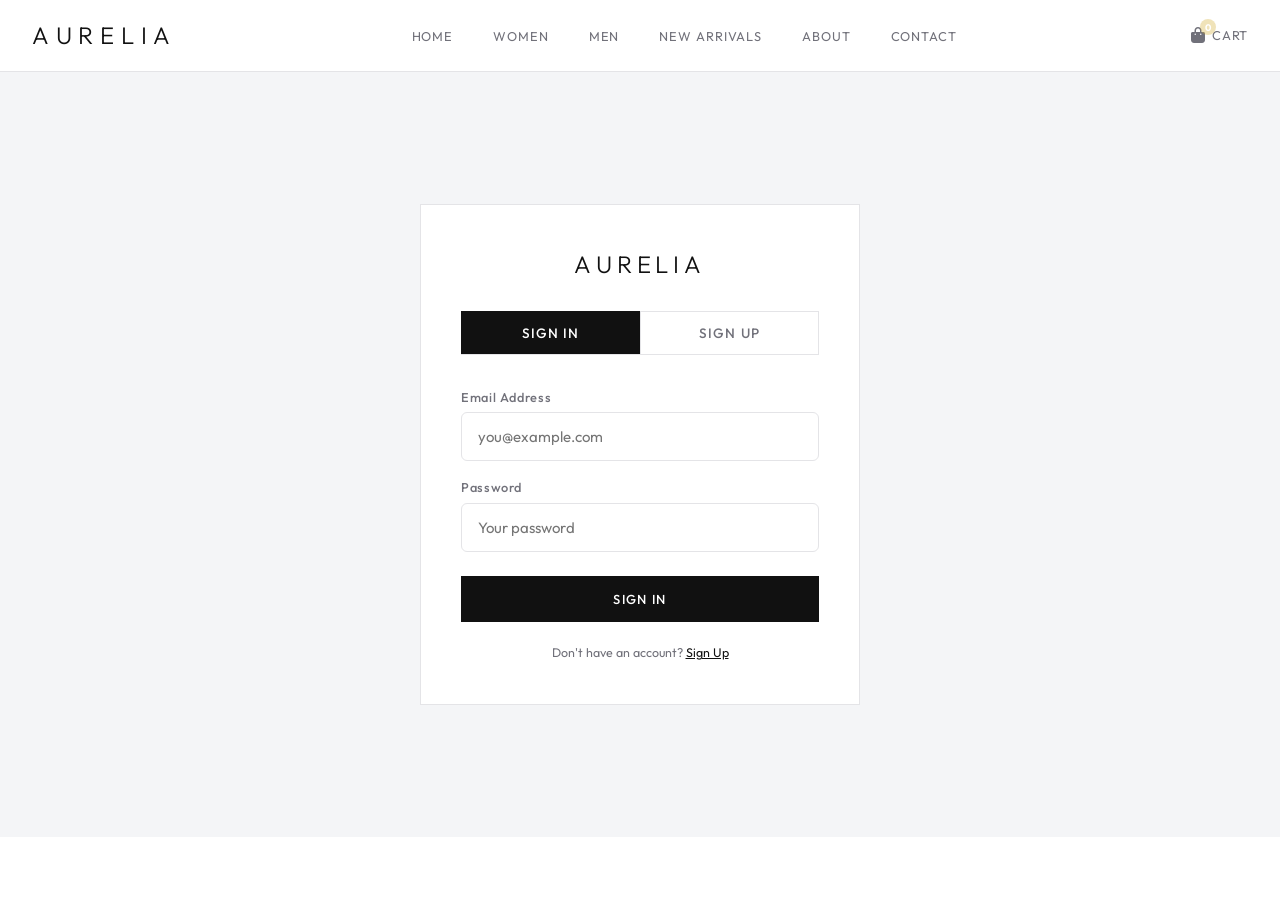
<file: account.html>
<!DOCTYPE html>
<html lang="en">
<head>
  <meta charset="UTF-8">
  <meta name="viewport" content="width=device-width, initial-scale=1.0">
  <title>Account Settings — AURELIA</title>
  <link rel="preconnect" href="https://fonts.googleapis.com">
  <link rel="preconnect" href="https://fonts.gstatic.com" crossorigin>
  <link href="https://fonts.googleapis.com/css2?family=Outfit:wght@200;300;400;500;600&family=Manrope:wght@300;400;500;600&display=swap" rel="stylesheet">
  <link rel="stylesheet" href="https://cdnjs.cloudflare.com/ajax/libs/font-awesome/6.5.0/css/all.min.css">
  <link rel="stylesheet" href="style.css">
  <style>
    .account-shell { display: grid; grid-template-columns: 220px 1fr; gap: 2.5rem; padding: 3rem 0; }
    .account-sidebar { border-right: 1px solid var(--border); padding-right: 2rem; }
    .account-sidebar h3 { font-size: 0.7rem; font-weight: 600; text-transform: uppercase; letter-spacing: 0.14em; color: var(--text-muted); margin-bottom: 1rem; }
    .account-nav-item { display: flex; align-items: center; gap: 0.65rem; padding: 0.6rem 0.8rem; font-size: 0.84rem; color: var(--text-muted); border-radius: 2px; transition: all 0.2s; text-decoration: none; margin-bottom: 0.15rem; cursor: pointer; background: none; border: none; font-family: inherit; width: 100%; text-align: left; }
    .account-nav-item:hover, .account-nav-item.active { background: var(--bg-alt); color: var(--text); }
    .account-nav-item.active { font-weight: 500; }
    .account-nav-item i { width: 14px; text-align: center; font-size: 0.8rem; }
    .account-panel { display: none; }
    .account-panel.active { display: block; }
    .panel-title { font-size: 1.5rem; font-weight: 300; margin-bottom: 0.5rem; }
    .panel-sub { font-size: 0.875rem; color: var(--text-muted); margin-bottom: 2rem; }
    .info-grid { display: grid; grid-template-columns: 1fr 1fr; gap: 1.25rem; }
    .wallet-card { background: linear-gradient(135deg, #1a1a1a 0%, #2d2d2d 100%); color: #fff; padding: 2rem; margin-bottom: 2rem; position: relative; overflow: hidden; }
    .wallet-card::before { content: ''; position: absolute; top: -30px; right: -30px; width: 120px; height: 120px; background: rgba(212,175,55,0.15); border-radius: 50%; }
    .wallet-card::after { content: ''; position: absolute; bottom: -20px; right: 60px; width: 80px; height: 80px; background: rgba(212,175,55,0.08); border-radius: 50%; }
    .wallet-label { font-size: 0.7rem; text-transform: uppercase; letter-spacing: 0.15em; color: rgba(255,255,255,0.5); margin-bottom: 0.5rem; }
    .wallet-balance { font-size: 2.5rem; font-weight: 200; letter-spacing: -0.02em; color: #fff; margin-bottom: 0.25rem; }
    .wallet-balance span { color: var(--gold); }
    .wallet-note { font-size: 0.78rem; color: rgba(255,255,255,0.4); }
    .wallet-actions { display: flex; gap: 0.75rem; margin-top: 1.5rem; flex-wrap: wrap; }
    .wallet-actions .btn { padding: 0.6rem 1.25rem; font-size: 0.75rem; }
    .refund-card { border: 1px solid var(--border); padding: 1.25rem; margin-bottom: 1rem; }
    .refund-card-header { display: flex; justify-content: space-between; align-items: flex-start; margin-bottom: 0.75rem; }
    .refund-id { font-size: 0.8rem; font-weight: 600; letter-spacing: 0.05em; text-transform: uppercase; }
    .refund-amount { font-size: 1rem; font-weight: 600; color: var(--text); }
    .refund-status { font-size: 0.7rem; font-weight: 600; letter-spacing: 0.08em; text-transform: uppercase; padding: 0.25rem 0.65rem; background: #f0fdf4; color: #166534; border: 1px solid #bbf7d0; }
    .refund-meta { font-size: 0.78rem; color: var(--text-muted); }
    .address-card { border: 1px solid var(--border); padding: 1.25rem; margin-bottom: 1rem; position: relative; }
    .address-default { position: absolute; top: 1rem; right: 1rem; font-size: 0.68rem; text-transform: uppercase; letter-spacing: 0.08em; background: var(--gold); color: #fff; padding: 0.2rem 0.5rem; }
    .address-name { font-size: 0.875rem; font-weight: 500; margin-bottom: 0.35rem; }
    .address-text { font-size: 0.825rem; color: var(--text-muted); line-height: 1.6; }
    .address-actions { display: flex; gap: 0.5rem; margin-top: 0.75rem; }
    .address-actions .btn { padding: 0.4rem 0.9rem; font-size: 0.72rem; }
    .save-bar { display: flex; gap: 1rem; margin-top: 1.5rem; }
    @media(max-width:768px){ .account-shell{grid-template-columns:1fr} .account-sidebar{border-right:none;border-bottom:1px solid var(--border);padding-right:0;padding-bottom:1.5rem;display:flex;gap:0.5rem;flex-wrap:wrap} .account-sidebar h3{display:none} .info-grid{grid-template-columns:1fr} }
  </style>
</head>
<body>
  <input type="checkbox" id="nav-toggle" class="sr-only">
  <header class="navbar">
    <div class="nav-inner">
      <a href="index.html" class="nav-logo">Aurelia</a>
      <ul class="nav-links">
        <li><a href="index.html">Home</a></li>
        <li><a href="women.html">Women</a></li>
        <li><a href="men.html">Men</a></li>
        <li><a href="product.html">New Arrivals</a></li>
        <li><a href="about.html">About</a></li>
        <li><a href="contact.html">Contact</a></li>
      </ul>
      <div class="nav-actions">
        <a href="login.html" class="nav-action-btn hide-mobile" data-testid="nav-login-btn">
          <i class="far fa-user"></i><span>Login</span>
        </a>
        <a href="cart.html" class="nav-action-btn">
          <span class="cart-icon-wrap"><i class="fas fa-shopping-bag"></i><span class="cart-count-badge">0</span></span>
          <span class="hide-mobile">Cart</span>
        </a>
        <label for="nav-toggle" class="hamburger"><span></span><span></span><span></span></label>
      </div>
    </div>
  </header>

  <section class="section">
    <div class="container">
      <div class="product-breadcrumb" style="margin-bottom:2rem">
        <a href="index.html">Home</a><span class="sep">/</span>
        <span style="color:var(--text)">Account Settings</span>
      </div>
      <div class="account-shell">
        <!-- Sidebar -->
        <div class="account-sidebar">
          <h3>My Account</h3>
          <button class="account-nav-item active" data-panel="profile"><i class="fas fa-user"></i> Profile</button>
          <a href="orders.html" class="account-nav-item"><i class="fas fa-box"></i> My Orders</a>
          <button class="account-nav-item" data-panel="wallet"><i class="fas fa-wallet"></i> Wallet</button>
          <a href="wishlist.html" class="account-nav-item"><i class="far fa-heart"></i> Wishlist</a>
          <button class="account-nav-item" data-panel="refunds"><i class="fas fa-undo-alt"></i> Refunds</button>
          <button class="account-nav-item" data-panel="addresses"><i class="fas fa-map-marker-alt"></i> Addresses</button>
          <button class="account-nav-item" style="color:#c0392b;margin-top:1.5rem" id="accountSignOut"><i class="fas fa-sign-out-alt"></i> Sign Out</button>
        </div>

        <!-- Panels -->
        <div>
          <!-- Profile -->
          <div class="account-panel active" id="panel-profile">
            <h2 class="panel-title">Profile</h2>
            <p class="panel-sub">Manage your personal information</p>
            <div class="info-grid">
              <div class="form-group"><label class="form-group label">Full Name</label><input type="text" class="form-control" id="profileName" placeholder="Your name"></div>
              <div class="form-group"><label>Email Address</label><input type="email" class="form-control" id="profileEmail" placeholder="your@email.com" readonly style="background:var(--bg-alt);color:var(--text-muted)"></div>
              <div class="form-group"><label>Phone Number</label><input type="tel" class="form-control" id="profilePhone" placeholder="+91 98765 43210"></div>
              <div class="form-group"><label>Date of Birth</label><input type="date" class="form-control" id="profileDob"></div>
            </div>
            <div class="form-group" style="margin-top:0.5rem"><label>Gender</label>
              <select class="form-control" id="profileGender">
                <option value="">Prefer not to say</option>
                <option>Female</option><option>Male</option><option>Non-binary</option>
              </select>
            </div>
            <div class="save-bar">
              <button class="btn btn-dark" onclick="saveProfile()">Save Changes</button>
              <button class="btn btn-outline" onclick="loadProfile()">Cancel</button>
            </div>
            <div id="profileMsg" style="margin-top:1rem;font-size:0.82rem"></div>
          </div>

          <!-- Wallet -->
          <div class="account-panel" id="panel-wallet">
            <h2 class="panel-title">Aurelia Wallet</h2>
            <p class="panel-sub">Your wallet balance and transaction history</p>
            <div class="wallet-card">
              <div class="wallet-label">Available Balance</div>
              <div class="wallet-balance"><span>₹</span><span id="walletDisplayBal">0</span></div>
              <div class="wallet-note">Use at checkout to pay for your orders</div>
              <div class="wallet-actions">
                <button class="btn btn-outline-light" onclick="alert('Add money feature coming soon!')">Add Money</button>
              </div>
            </div>
            <h3 style="font-size:0.8rem;text-transform:uppercase;letter-spacing:0.12em;margin-bottom:1rem">Transaction History</h3>
            <div id="walletTransactions" style="font-size:0.875rem;color:var(--text-muted);padding:2rem;text-align:center;border:1px solid var(--border)">No transactions yet.</div>
          </div>

          <!-- Refunds -->
          <div class="account-panel" id="panel-refunds">
            <h2 class="panel-title">Refunds & Returns</h2>
            <p class="panel-sub">Track your return requests and refund status</p>
            <div class="refund-card">
              <div class="refund-card-header">
                <div>
                  <div class="refund-id">REF-2025-001</div>
                  <div class="refund-meta">Order #AUR-2025-001 · Silk Midi Dress · 25 Apr 2025</div>
                </div>
                <span class="refund-status">Processed</span>
              </div>
              <div style="display:flex;justify-content:space-between;align-items:center">
                <div class="refund-meta">Refunded to: Aurelia Wallet</div>
                <div class="refund-amount">₹2,799</div>
              </div>
            </div>
            <div style="margin-top:1.5rem;padding:1.25rem;border:1px solid var(--border);background:var(--bg-alt)">
              <h4 style="font-size:0.78rem;margin-bottom:0.5rem">Return Policy</h4>
              <p style="font-size:0.82rem;margin:0">Free returns within 30 days of delivery. Items must be unworn, unwashed and in original packaging. Refunds are processed within 5–7 business days to your original payment method or Aurelia Wallet.</p>
            </div>
          </div>

          <!-- Addresses -->
          <div class="account-panel" id="panel-addresses">
            <h2 class="panel-title">Saved Addresses</h2>
            <p class="panel-sub">Manage your delivery addresses</p>
            <div class="address-card">
              <span class="address-default">Default</span>
              <div class="address-name">Home</div>
              <div class="address-text" id="addr1">
                Loading...
              </div>
              <div class="address-actions">
                <button class="btn btn-outline" onclick="alert('Edit address feature coming soon!')">Edit</button>
                <button class="btn btn-outline" onclick="alert('Address removed.')">Remove</button>
              </div>
            </div>
            <button class="btn btn-dark" style="margin-top:0.5rem" onclick="alert('Add new address feature coming soon!')">
              <i class="fas fa-plus" style="margin-right:0.5rem"></i> Add New Address
            </button>
          </div>
        </div>
      </div>
    </div>
  </section>

  <footer class="footer">
    <div class="container">
      <div class="footer-grid">
        <div class="footer-brand"><a href="index.html" class="footer-logo">Aurelia</a><p>A modern luxury fashion house since 2015.</p></div>
        <div class="footer-col"><h4>Shop</h4><ul><li><a href="women.html">Women</a></li><li><a href="men.html">Men</a></li></ul></div>
        <div class="footer-col"><h4>Support</h4><ul><li><a href="contact.html">Contact</a></li><li><a href="contact.html">Returns</a></li></ul></div>
        <div class="footer-col"><h4>Company</h4><ul><li><a href="about.html">About Us</a></li></ul></div>
      </div>
      <div class="footer-bottom"><p>&copy; 2025 AURELIA. All rights reserved.</p></div>
    </div>
  </footer>

  <script src="cart.js"></script>
  <script src="user.js"></script>
  <script>
    const SESSION_KEY = "aurelia_session_v1";
    const PROFILE_KEY = "aurelia_profile_v1";
    const WALLET_KEY  = "aurelia_wallet_v1";

    const session = (() => { try { return JSON.parse(localStorage.getItem(SESSION_KEY)||"null"); } catch { return null; } })();
    if (!session) { window.location.href = "login.html"; }

    // Load profile
    const loadProfile = () => {
      const p = (() => { try { return JSON.parse(localStorage.getItem(PROFILE_KEY)||"{}"); } catch { return {}; } })();
      document.getElementById("profileName").value  = p.name  || session?.name  || "";
      document.getElementById("profileEmail").value = p.email || session?.email || "";
      document.getElementById("profilePhone").value = p.phone || "";
      document.getElementById("profileDob").value   = p.dob   || "";
      document.getElementById("profileGender").value = p.gender || "";
    };
    loadProfile();

    const saveProfile = () => {
      const p = {
        name:   document.getElementById("profileName").value.trim(),
        email:  document.getElementById("profileEmail").value.trim(),
        phone:  document.getElementById("profilePhone").value.trim(),
        dob:    document.getElementById("profileDob").value,
        gender: document.getElementById("profileGender").value,
      };
      localStorage.setItem(PROFILE_KEY, JSON.stringify(p));
      const msg = document.getElementById("profileMsg");
      msg.textContent = "Changes saved!";
      msg.style.color = "#166534";
      setTimeout(() => { msg.textContent = ""; }, 2500);
    };

    // Wallet balance
    const walletBal = parseFloat(localStorage.getItem(WALLET_KEY) || "0");
    document.getElementById("walletDisplayBal").textContent = walletBal.toLocaleString("en-IN");

    // Address placeholder
    document.getElementById("addr1").innerHTML = `
      ${session?.name || "Your Name"}<br>
      123 Model Town, Phase 2<br>
      Ludhiana, Punjab 141002<br>
      +91 98765 43210
    `;

    // Tab navigation
    const panels = document.querySelectorAll(".account-panel");
    const navItems = document.querySelectorAll(".account-nav-item[data-panel]");
    const switchPanel = (panelId) => {
      panels.forEach(p => p.classList.remove("active"));
      navItems.forEach(n => n.classList.remove("active"));
      const target = document.getElementById("panel-" + panelId);
      if (target) target.classList.add("active");
      navItems.forEach(n => { if (n.dataset.panel === panelId) n.classList.add("active"); });
    };
    navItems.forEach(item => {
      item.addEventListener("click", () => switchPanel(item.dataset.panel));
    });

    // Handle hash routing
    const hash = window.location.hash.replace("#", "");
    if (hash && document.getElementById("panel-" + hash)) switchPanel(hash);

    // Sign out
    document.getElementById("accountSignOut").addEventListener("click", () => {
      localStorage.removeItem(SESSION_KEY);
      window.location.href = "index.html";
    });
  </script>
</body>
</html>
</file>
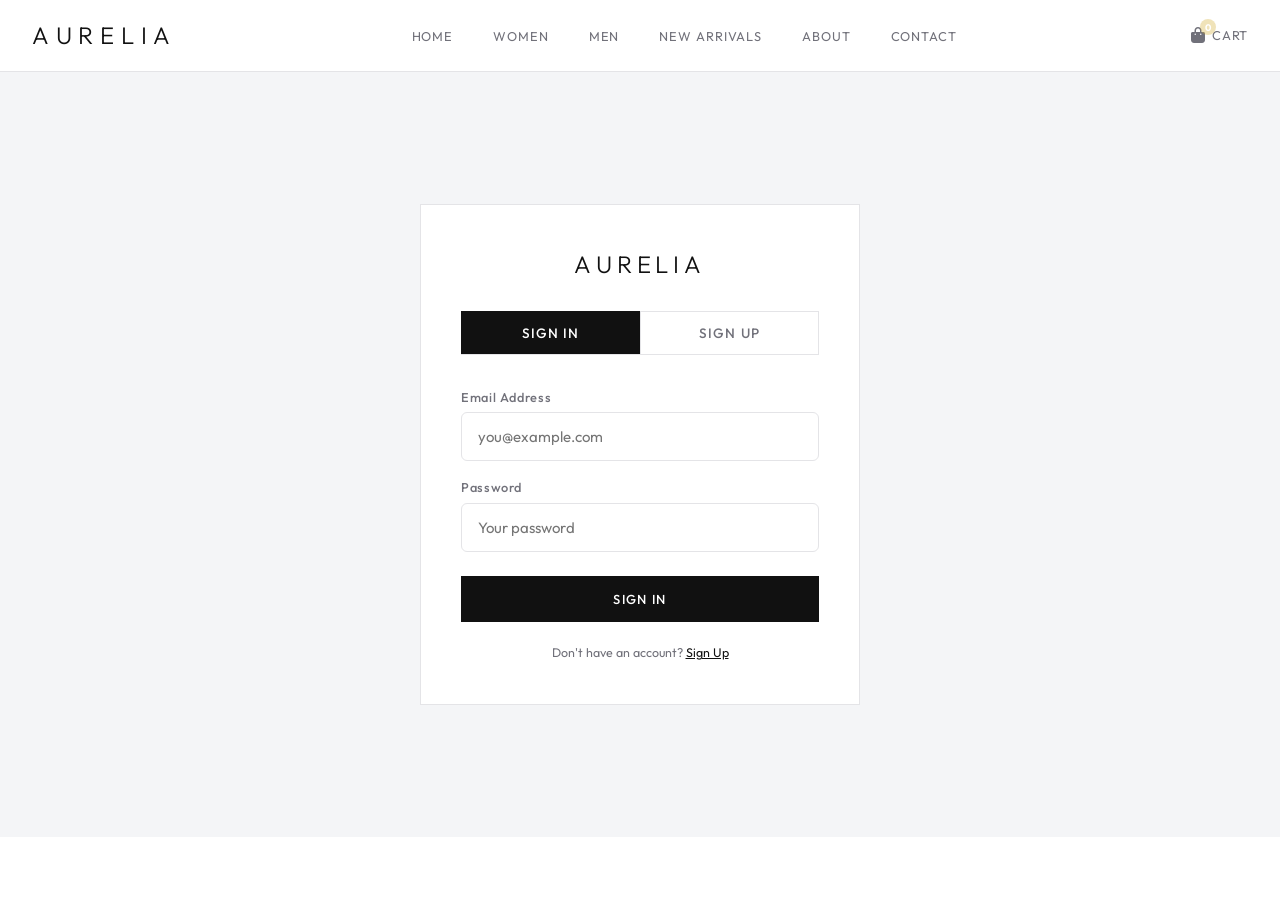
<file: login.html>
<!DOCTYPE html>
<html lang="en">
<head>
  <meta charset="UTF-8">
  <meta name="viewport" content="width=device-width, initial-scale=1.0">
  <title>Sign In — AURELIA</title>
  <link rel="preconnect" href="https://fonts.googleapis.com">
  <link rel="preconnect" href="https://fonts.gstatic.com" crossorigin>
  <link href="https://fonts.googleapis.com/css2?family=Outfit:wght@200;300;400;500;600&family=Manrope:wght@300;400;500;600&display=swap" rel="stylesheet">
  <link rel="stylesheet" href="https://cdnjs.cloudflare.com/ajax/libs/font-awesome/6.5.0/css/all.min.css">
  <link rel="stylesheet" href="style.css">
  <style>
    .auth-shell { min-height: 85vh; display: flex; align-items: center; justify-content: center; background: var(--bg-alt); padding: 3rem 1.5rem; }
    .auth-card { background: var(--bg); border: 1px solid var(--border); padding: 2.5rem; width: 100%; max-width: 440px; }
    .auth-logo-link { display: block; font-size: 1.5rem; font-weight: 300; letter-spacing: 0.2em; text-transform: uppercase; text-align: center; margin-bottom: 1.75rem; color: var(--text); text-decoration: none; }
    .auth-tabs { display: flex; border-bottom: 1px solid var(--border); margin-bottom: 2rem; gap: 0; }
    .auth-tab { flex: 1; background: transparent; border: 1px solid var(--border); padding: 0.75rem; font-size: 0.85rem; font-weight: 500; letter-spacing: 0.08em; text-transform: uppercase; cursor: pointer; color: var(--text-muted) !important; border-bottom: none; transition: all 0.2s; font-family: inherit; }
    .auth-tab.active { color: var(--text) !important; background: var(--text) !important; border-color: var(--text) !important; color: #fff !important; }
    .auth-tab:not(.active) { color: #71717A !important; background: #fff !important; }
    .auth-form { display: flex; flex-direction: column; gap: 1rem; }
    .auth-form label { font-size: 0.8rem; font-weight: 500; letter-spacing: 0.05em; color: var(--text-muted); display: block; margin-bottom: 0.3rem; }
    .auth-form .btn { margin-top: 0.5rem; width: 100%; justify-content: center; }
    .auth-status { font-size: 0.82rem; padding: 0.65rem 0.9rem; margin-bottom: 1rem; border-radius: 2px; }
    .auth-status:empty { display: none; }
    .auth-status.is-error { background: #fef2f2; color: #c0392b; border: 1px solid #fecaca; }
    .auth-status.is-success { background: #f0fdf4; color: #166534; border: 1px solid #bbf7d0; }
    .auth-user-state { text-align: center; font-size: 0.85rem; color: var(--text-muted); margin-top: 1.5rem; line-height: 1.8; }
    [data-auth-panel][hidden] { display: none; }
    .auth-hint { font-size: 0.78rem; color: var(--text-muted); text-align: center; margin-top: 1.25rem; }
    .auth-hint a { color: var(--text); text-decoration: underline; }
  </style>
</head>
<body>
  <header class="navbar">
    <div class="nav-inner">
      <a href="index.html" class="nav-logo">Aurelia</a>
      <ul class="nav-links">
        <li><a href="index.html">Home</a></li>
        <li><a href="women.html">Women</a></li>
        <li><a href="men.html">Men</a></li>
        <li><a href="product.html">New Arrivals</a></li>
        <li><a href="about.html">About</a></li>
        <li><a href="contact.html">Contact</a></li>
      </ul>
      <div class="nav-actions">
        <a href="cart.html" class="nav-action-btn">
          <span class="cart-icon-wrap">
            <i class="fas fa-shopping-bag"></i>
            <span class="cart-count-badge">0</span>
          </span>
          <span class="hide-mobile">Cart</span>
        </a>
      </div>
    </div>
  </header>

  <section class="auth-shell">
    <div class="auth-card">
      <a href="index.html" class="auth-logo-link">Aurelia</a>

      <div class="auth-tabs">
        <button class="auth-tab active" data-auth-tab="signin" type="button">Sign In</button>
        <button class="auth-tab" data-auth-tab="signup" type="button">Sign Up</button>
      </div>

      <div data-auth-status class="auth-status" role="alert"></div>

      <!-- SIGN IN PANEL -->
      <div data-auth-panel="signin">
        <form data-signin-form class="auth-form" novalidate>
          <div>
            <label for="signin-email">Email Address</label>
            <input class="form-control" id="signin-email" name="email" type="email" required placeholder="you@example.com">
          </div>
          <div>
            <label for="signin-password">Password</label>
            <input class="form-control" id="signin-password" name="password" type="password" required placeholder="Your password">
          </div>
          <button class="btn btn-dark" type="submit">Sign In</button>
        </form>
        <p class="auth-hint">Don't have an account? <a href="#" onclick="document.querySelector('[data-auth-tab=signup]').click();return false;">Sign Up</a></p>
      </div>

      <!-- SIGN UP PANEL -->
      <div data-auth-panel="signup" hidden>
        <form data-signup-form class="auth-form" novalidate>
          <div>
            <label for="signup-name">Full Name</label>
            <input class="form-control" id="signup-name" name="name" type="text" required placeholder="Your full name">
          </div>
          <div>
            <label for="signup-email">Email Address</label>
            <input class="form-control" id="signup-email" name="email" type="email" required placeholder="you@example.com">
          </div>
          <div>
            <label for="signup-password">Password</label>
            <input class="form-control" id="signup-password" name="password" type="password" minlength="6" required placeholder="At least 6 characters">
          </div>
          <div>
            <label for="signup-confirm">Confirm Password</label>
            <input class="form-control" id="signup-confirm" name="confirmPassword" type="password" required placeholder="Re-enter password">
          </div>
          <button class="btn btn-dark" type="submit">Create Account</button>
        </form>
        <p class="auth-hint">Already have an account? <a href="#" onclick="document.querySelector('[data-auth-tab=signin]').click();return false;">Sign in</a></p>
      </div>

      <!-- SIGNED IN STATE -->
      <div data-signed-in hidden class="auth-user-state">
        <p>Welcome back, <strong data-user-name></strong></p>
        <p style="font-size:0.8rem;margin-top:0.25rem"><span data-user-email></span></p>
        <button type="button" class="btn btn-outline" data-signout style="margin-top:0.75rem;width:100%;justify-content:center">Sign Out</button>
        <p style="margin-top:1rem"><a href="index.html" style="font-size:0.82rem;color:var(--text-muted)">← Back to store</a></p>
      </div>
    </div>
  </section>

  <script src="cart.js"></script>
  <script src="user.js"></script>
  <script src="auth.js"></script>
</body>
</html>
</file>
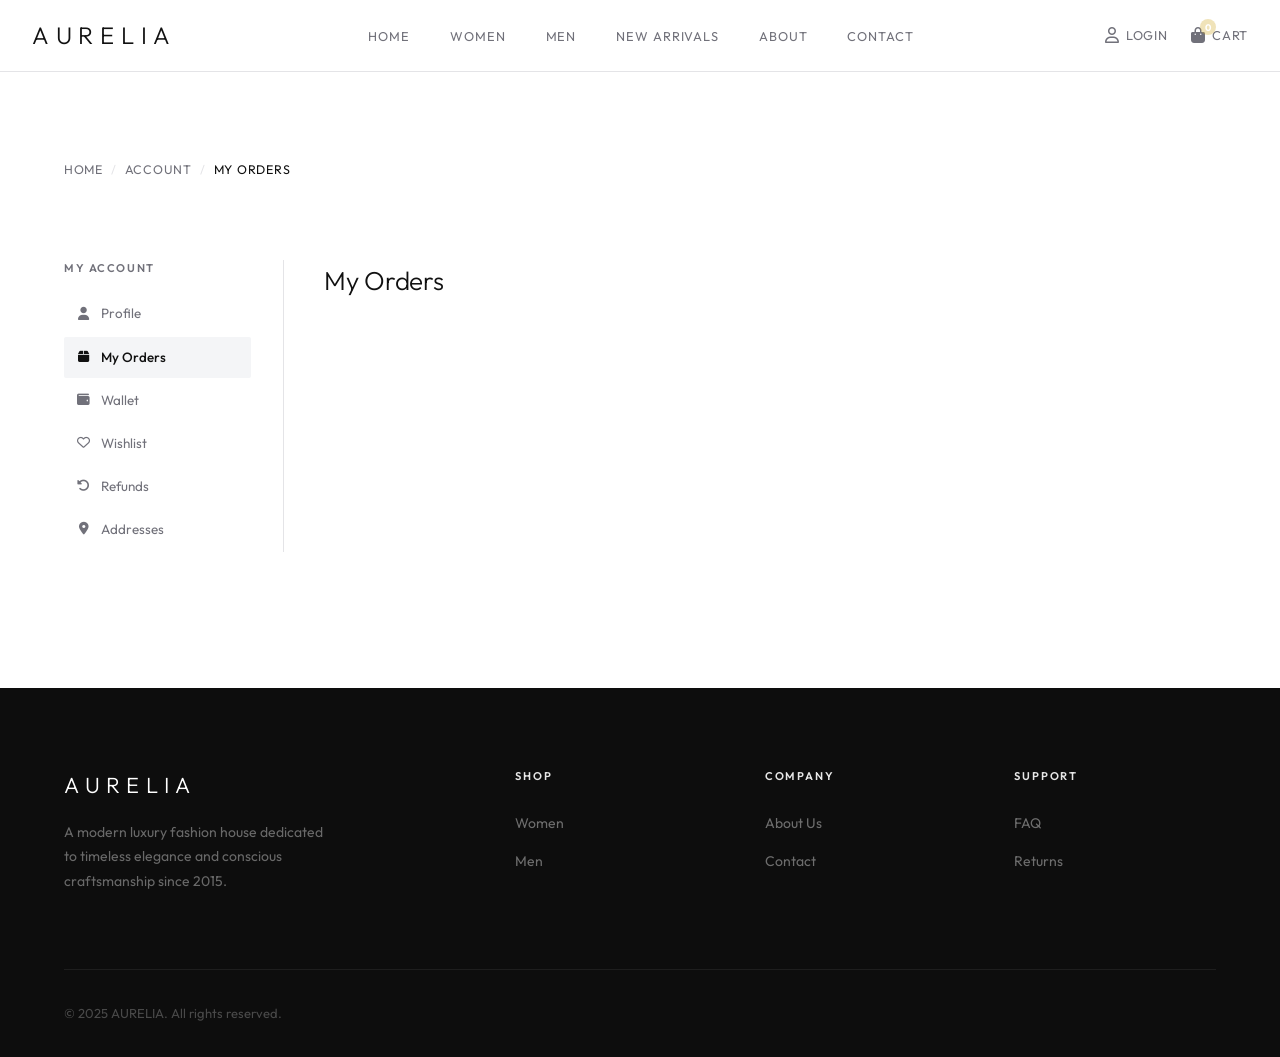
<file: orders.html>
<!DOCTYPE html>
<html lang="en">
<head>
  <meta charset="UTF-8">
  <meta name="viewport" content="width=device-width, initial-scale=1.0">
  <title>My Orders — AURELIA</title>
  <link rel="preconnect" href="https://fonts.googleapis.com">
  <link rel="preconnect" href="https://fonts.gstatic.com" crossorigin>
  <link href="https://fonts.googleapis.com/css2?family=Outfit:wght@200;300;400;500;600&family=Manrope:wght@300;400;500;600&display=swap" rel="stylesheet">
  <link rel="stylesheet" href="https://cdnjs.cloudflare.com/ajax/libs/font-awesome/6.5.0/css/all.min.css">
  <link rel="stylesheet" href="style.css">
  <style>
    .account-shell { display: grid; grid-template-columns: 220px 1fr; gap: 2.5rem; padding: 3rem 0; }
    .account-sidebar { border-right: 1px solid var(--border); padding-right: 2rem; }
    .account-sidebar h3 { font-size: 0.7rem; font-weight: 600; text-transform: uppercase; letter-spacing: 0.14em; color: var(--text-muted); margin-bottom: 1rem; }
    .account-nav-item { display: flex; align-items: center; gap: 0.65rem; padding: 0.6rem 0.8rem; font-size: 0.84rem; color: var(--text-muted); border-radius: 2px; transition: all 0.2s; text-decoration: none; margin-bottom: 0.15rem; }
    .account-nav-item:hover, .account-nav-item.active { background: var(--bg-alt); color: var(--text); }
    .account-nav-item.active { font-weight: 500; }
    .account-nav-item i { width: 14px; text-align: center; font-size: 0.8rem; }
    .order-card { border: 1px solid var(--border); margin-bottom: 1.5rem; }
    .order-card-header { display: flex; align-items: center; justify-content: space-between; padding: 1rem 1.25rem; background: var(--bg-alt); border-bottom: 1px solid var(--border); flex-wrap: wrap; gap: 0.75rem; }
    .order-id { font-size: 0.78rem; font-weight: 600; letter-spacing: 0.06em; text-transform: uppercase; }
    .order-date { font-size: 0.78rem; color: var(--text-muted); }
    .order-status { font-size: 0.7rem; font-weight: 600; letter-spacing: 0.08em; text-transform: uppercase; padding: 0.3rem 0.75rem; }
    .order-status.delivered { background: #f0fdf4; color: #166534; border: 1px solid #bbf7d0; }
    .order-status.shipped { background: #eff6ff; color: #1d4ed8; border: 1px solid #bfdbfe; }
    .order-status.processing { background: #fdf9ef; color: #b45309; border: 1px solid #fde68a; }
    .order-card-body { padding: 1.25rem; }
    .order-item { display: flex; gap: 1rem; align-items: center; padding: 0.75rem 0; border-bottom: 1px solid var(--border); }
    .order-item:last-child { border-bottom: none; }
    .order-item img { width: 64px; height: 80px; object-fit: cover; flex-shrink: 0; background: var(--bg-alt); }
    .order-item-info { flex: 1; }
    .order-item-name { font-size: 0.875rem; font-weight: 500; color: var(--text); margin-bottom: 0.2rem; }
    .order-item-meta { font-size: 0.78rem; color: var(--text-muted); }
    .order-item-price { font-size: 0.9rem; font-weight: 500; white-space: nowrap; }
    .order-card-footer { padding: 1rem 1.25rem; border-top: 1px solid var(--border); display: flex; align-items: center; justify-content: space-between; flex-wrap: wrap; gap: 0.75rem; }
    .order-total { font-size: 0.875rem; font-weight: 600; }
    .order-actions { display: flex; gap: 0.5rem; flex-wrap: wrap; }
    .order-actions .btn { padding: 0.5rem 1rem; font-size: 0.75rem; }
    .empty-state { text-align: center; padding: 5rem 2rem; }
    .empty-state i { font-size: 3rem; color: var(--border); margin-bottom: 1.5rem; display: block; }
    @media(max-width:768px){ .account-shell { grid-template-columns: 1fr; } .account-sidebar { border-right: none; border-bottom: 1px solid var(--border); padding-right: 0; padding-bottom: 1.5rem; display: flex; gap: 0.5rem; flex-wrap: wrap; } .account-sidebar h3 { display: none; } }
  </style>
</head>
<body>
  <input type="checkbox" id="nav-toggle" class="sr-only">

  <header class="navbar">
    <div class="nav-inner">
      <a href="index.html" class="nav-logo">Aurelia</a>
      <ul class="nav-links">
        <li><a href="index.html">Home</a></li>
        <li><a href="women.html">Women</a></li>
        <li><a href="men.html">Men</a></li>
        <li><a href="product.html">New Arrivals</a></li>
        <li><a href="about.html">About</a></li>
        <li><a href="contact.html">Contact</a></li>
      </ul>
      <div class="nav-actions">
        <a href="login.html" class="nav-action-btn hide-mobile" data-testid="nav-login-btn">
          <i class="far fa-user"></i><span>Login</span>
        </a>
        <a href="cart.html" class="nav-action-btn">
          <span class="cart-icon-wrap">
            <i class="fas fa-shopping-bag"></i>
            <span class="cart-count-badge">0</span>
          </span>
          <span class="hide-mobile">Cart</span>
        </a>
        <label for="nav-toggle" class="hamburger" aria-label="Toggle menu">
          <span></span><span></span><span></span>
        </label>
      </div>
    </div>
  </header>

  <section class="section">
    <div class="container">
      <!-- Breadcrumb -->
      <div class="product-breadcrumb" style="margin-bottom:2rem">
        <a href="index.html">Home</a>
        <span class="sep">/</span>
        <a href="account.html">Account</a>
        <span class="sep">/</span>
        <span style="color:var(--text)">My Orders</span>
      </div>

      <div class="account-shell">
        <!-- Sidebar -->
        <div class="account-sidebar">
          <h3>My Account</h3>
          <a href="account.html" class="account-nav-item"><i class="fas fa-user"></i> Profile</a>
          <a href="orders.html" class="account-nav-item active"><i class="fas fa-box"></i> My Orders</a>
          <a href="account.html#wallet" class="account-nav-item"><i class="fas fa-wallet"></i> Wallet</a>
          <a href="wishlist.html" class="account-nav-item"><i class="far fa-heart"></i> Wishlist</a>
          <a href="account.html#refunds" class="account-nav-item"><i class="fas fa-undo-alt"></i> Refunds</a>
          <a href="account.html#addresses" class="account-nav-item"><i class="fas fa-map-marker-alt"></i> Addresses</a>
        </div>

        <!-- Orders Content -->
        <div id="ordersContent">
          <div style="display:flex;align-items:center;justify-content:space-between;margin-bottom:2rem">
            <h2 style="font-size:1.625rem;font-weight:300">My Orders</h2>
            <span id="orderCountLabel" style="font-size:0.82rem;color:var(--text-muted)"></span>
          </div>
          <div id="ordersList"></div>
        </div>
      </div>
    </div>
  </section>

  <footer class="footer">
    <div class="container">
      <div class="footer-grid">
        <div class="footer-brand">
          <a href="index.html" class="footer-logo">Aurelia</a>
          <p>A modern luxury fashion house dedicated to timeless elegance and conscious craftsmanship since 2015.</p>
        </div>
        <div class="footer-col"><h4>Shop</h4><ul><li><a href="women.html">Women</a></li><li><a href="men.html">Men</a></li></ul></div>
        <div class="footer-col"><h4>Company</h4><ul><li><a href="about.html">About Us</a></li><li><a href="contact.html">Contact</a></li></ul></div>
        <div class="footer-col"><h4>Support</h4><ul><li><a href="contact.html">FAQ</a></li><li><a href="contact.html">Returns</a></li></ul></div>
      </div>
      <div class="footer-bottom"><p>&copy; 2025 AURELIA. All rights reserved.</p></div>
    </div>
  </footer>

  <script src="cart.js"></script>
  <script src="user.js"></script>
  <script>
    (() => {
      const SESSION_KEY = "aurelia_session_v1";
      const ORDERS_KEY  = "aurelia_orders_v1";

      const session = (() => { try { return JSON.parse(localStorage.getItem(SESSION_KEY)||"null"); } catch { return null; } })();
      if (!session) { window.location.href = "login.html"; }

      const money = (n) => `₹${n.toLocaleString("en-IN")}`;

      // Seed some demo orders if none exist
      const seedOrders = () => {
        const existing = (() => { try { const d = JSON.parse(localStorage.getItem(ORDERS_KEY)||"[]"); return Array.isArray(d)?d:[]; } catch { return []; } })();
        if (existing.length > 0) return existing;

        const demo = [
          {
            id: "AUR-2025-001",
            date: "22 Apr 2025",
            status: "Delivered",
            items: [
              { name: "Silk Midi Dress", qty: 1, price: 2799, img: "https://images.pexels.com/photos/5582940/pexels-photo-5582940.jpeg?auto=compress&cs=tinysrgb&w=200" },
              { name: "Cashmere Cardigan", qty: 1, price: 3299, img: "https://images.unsplash.com/photo-1756483510882-55bc1249642d?crop=entropy&cs=srgb&fm=jpg&ixlib=rb-4.1.0&q=85&w=200" },
            ],
            total: 6098
          },
          {
            id: "AUR-2025-002",
            date: "1 May 2025",
            status: "Shipped",
            items: [
              { name: "Linen Blazer", qty: 1, price: 2199, img: "https://images.pexels.com/photos/6616649/pexels-photo-6616649.jpeg?auto=compress&cs=tinysrgb&w=200" }
            ],
            total: 2199
          }
        ];
        localStorage.setItem(ORDERS_KEY, JSON.stringify(demo));
        return demo;
      };

      const orders = seedOrders();
      const countEl = document.getElementById("orderCountLabel");
      const listEl  = document.getElementById("ordersList");

      countEl.textContent = `${orders.length} order${orders.length !== 1 ? "s" : ""}`;

      if (orders.length === 0) {
        listEl.innerHTML = `
          <div class="empty-state">
            <i class="fas fa-box-open"></i>
            <h3 style="font-weight:300;margin-bottom:0.5rem">No orders yet</h3>
            <p style="margin-bottom:1.5rem">Your order history will appear here once you make a purchase.</p>
            <a href="women.html" class="btn btn-dark">Start Shopping</a>
          </div>`;
        return;
      }

      const statusClass = { "Delivered": "delivered", "Shipped": "shipped", "Processing": "processing" };

      listEl.innerHTML = orders.map(order => `
        <div class="order-card">
          <div class="order-card-header">
            <div>
              <div class="order-id">Order #${order.id}</div>
              <div class="order-date">${order.date}</div>
            </div>
            <span class="order-status ${statusClass[order.status] || "processing"}">${order.status}</span>
          </div>
          <div class="order-card-body">
            ${order.items.map(item => `
              <div class="order-item">
                <img src="${item.img}" alt="${item.name}">
                <div class="order-item-info">
                  <div class="order-item-name">${item.name}</div>
                  <div class="order-item-meta">Qty: ${item.qty}</div>
                </div>
                <div class="order-item-price">${money(item.price)}</div>
              </div>
            `).join("")}
          </div>
          <div class="order-card-footer">
            <div class="order-total">Total: ${money(order.total)}</div>
            <div class="order-actions">
              ${order.status === "Delivered" ? `<button class="btn btn-outline" onclick="alert('Return request submitted for Order #${order.id}')">Return</button>` : ""}
              <button class="btn btn-dark" onclick="alert('Tracking info for Order #${order.id}:\\nStatus: ${order.status}\\n${order.status === \`Shipped\` ? \`Expected delivery: 5–7 May 2025\` : ``}')">
                ${order.status === "Delivered" ? "View Details" : "Track Order"}
              </button>
            </div>
          </div>
        </div>
      `).join("");
    })();
  </script>
</body>
</html>
</file>
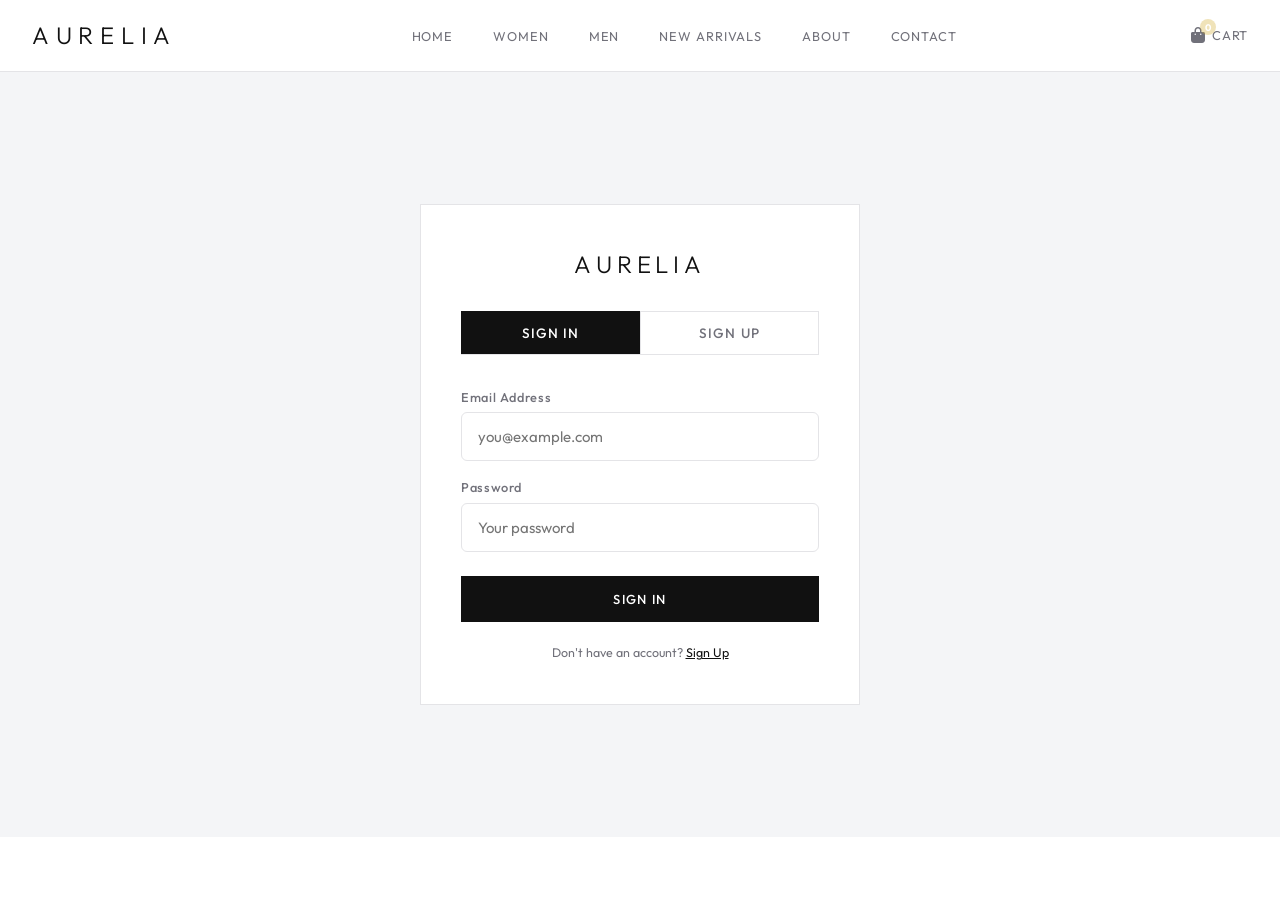
<file: wishlist.html>
<!DOCTYPE html>
<html lang="en">
<head>
  <meta charset="UTF-8">
  <meta name="viewport" content="width=device-width, initial-scale=1.0">
  <title>My Wishlist — AURELIA</title>
  <link rel="preconnect" href="https://fonts.googleapis.com">
  <link rel="preconnect" href="https://fonts.gstatic.com" crossorigin>
  <link href="https://fonts.googleapis.com/css2?family=Outfit:wght@200;300;400;500;600&family=Manrope:wght@300;400;500;600&display=swap" rel="stylesheet">
  <link rel="stylesheet" href="https://cdnjs.cloudflare.com/ajax/libs/font-awesome/6.5.0/css/all.min.css">
  <link rel="stylesheet" href="style.css">
  <style>
    .account-shell { display: grid; grid-template-columns: 220px 1fr; gap: 2.5rem; padding: 3rem 0; }
    .account-sidebar { border-right: 1px solid var(--border); padding-right: 2rem; }
    .account-sidebar h3 { font-size: 0.7rem; font-weight: 600; text-transform: uppercase; letter-spacing: 0.14em; color: var(--text-muted); margin-bottom: 1rem; }
    .account-nav-item { display: flex; align-items: center; gap: 0.65rem; padding: 0.6rem 0.8rem; font-size: 0.84rem; color: var(--text-muted); border-radius: 2px; transition: all 0.2s; text-decoration: none; margin-bottom: 0.15rem; }
    .account-nav-item:hover, .account-nav-item.active { background: var(--bg-alt); color: var(--text); }
    .account-nav-item.active { font-weight: 500; }
    .account-nav-item i { width: 14px; text-align: center; font-size: 0.8rem; }
    .wishlist-grid { display: grid; grid-template-columns: repeat(3, 1fr); gap: 1.5rem; }
    .empty-state { text-align: center; padding: 5rem 2rem; }
    .empty-state i { font-size: 3rem; color: var(--border); margin-bottom: 1.5rem; display: block; }
    @media(max-width:900px){ .wishlist-grid{grid-template-columns:repeat(2,1fr)} }
    @media(max-width:768px){ .account-shell{grid-template-columns:1fr} .account-sidebar{border-right:none;border-bottom:1px solid var(--border);padding-right:0;padding-bottom:1.5rem;display:flex;gap:0.5rem;flex-wrap:wrap} .account-sidebar h3{display:none} }
  </style>
</head>
<body>
  <input type="checkbox" id="nav-toggle" class="sr-only">
  <header class="navbar">
    <div class="nav-inner">
      <a href="index.html" class="nav-logo">Aurelia</a>
      <ul class="nav-links">
        <li><a href="index.html">Home</a></li>
        <li><a href="women.html">Women</a></li>
        <li><a href="men.html">Men</a></li>
        <li><a href="product.html">New Arrivals</a></li>
        <li><a href="about.html">About</a></li>
        <li><a href="contact.html">Contact</a></li>
      </ul>
      <div class="nav-actions">
        <a href="login.html" class="nav-action-btn hide-mobile" data-testid="nav-login-btn">
          <i class="far fa-user"></i><span>Login</span>
        </a>
        <a href="cart.html" class="nav-action-btn">
          <span class="cart-icon-wrap"><i class="fas fa-shopping-bag"></i><span class="cart-count-badge">0</span></span>
          <span class="hide-mobile">Cart</span>
        </a>
        <label for="nav-toggle" class="hamburger"><span></span><span></span><span></span></label>
      </div>
    </div>
  </header>

  <section class="section">
    <div class="container">
      <div class="product-breadcrumb" style="margin-bottom:2rem">
        <a href="index.html">Home</a><span class="sep">/</span>
        <a href="account.html">Account</a><span class="sep">/</span>
        <span style="color:var(--text)">Wishlist</span>
      </div>
      <div class="account-shell">
        <div class="account-sidebar">
          <h3>My Account</h3>
          <a href="account.html" class="account-nav-item"><i class="fas fa-user"></i> Profile</a>
          <a href="orders.html" class="account-nav-item"><i class="fas fa-box"></i> My Orders</a>
          <a href="account.html#wallet" class="account-nav-item"><i class="fas fa-wallet"></i> Wallet</a>
          <a href="wishlist.html" class="account-nav-item active"><i class="far fa-heart"></i> Wishlist</a>
          <a href="account.html#refunds" class="account-nav-item"><i class="fas fa-undo-alt"></i> Refunds</a>
          <a href="account.html#addresses" class="account-nav-item"><i class="fas fa-map-marker-alt"></i> Addresses</a>
        </div>
        <div>
          <div style="display:flex;align-items:center;justify-content:space-between;margin-bottom:2rem">
            <h2 style="font-size:1.5rem;font-weight:300">My Wishlist</h2>
            <span id="wishCountLabel" style="font-size:0.82rem;color:var(--text-muted)"></span>
          </div>
          <div id="wishlistContent"></div>
        </div>
      </div>
    </div>
  </section>

  <footer class="footer">
    <div class="container">
      <div class="footer-grid">
        <div class="footer-brand"><a href="index.html" class="footer-logo">Aurelia</a><p>A modern luxury fashion house since 2015.</p></div>
        <div class="footer-col"><h4>Shop</h4><ul><li><a href="women.html">Women</a></li><li><a href="men.html">Men</a></li></ul></div>
        <div class="footer-col"><h4>Support</h4><ul><li><a href="contact.html">Returns</a></li></ul></div>
        <div class="footer-col"><h4>Company</h4><ul><li><a href="about.html">About</a></li></ul></div>
      </div>
      <div class="footer-bottom"><p>&copy; 2025 AURELIA. All rights reserved.</p></div>
    </div>
  </footer>

  <script src="cart.js"></script>
  <script src="user.js"></script>
  <script>
    const SESSION_KEY  = "aurelia_session_v1";
    const WISHLIST_KEY = "aurelia_wishlist_v1";
    const CART_KEY     = "aurelia_cart_v1";

    const session = (() => { try { return JSON.parse(localStorage.getItem(SESSION_KEY)||"null"); } catch { return null; } })();
    if (!session) { window.location.href = "login.html"; }

    const money = (n) => `₹${n.toLocaleString("en-IN")}`;
    const slugify = (v) => v.toLowerCase().replace(/[^a-z0-9]+/g, "-").replace(/(^-|-$)/g, "");

    const readWishlist = () => {
      try { const d = JSON.parse(localStorage.getItem(WISHLIST_KEY)||"[]"); return Array.isArray(d)?d:[]; } catch { return []; }
    };

    const seedWishlist = () => {
      const w = readWishlist();
      if (w.length) return w;
      const demo = [
        { id: "silk-midi-dress-2799", name: "Silk Midi Dress", price: 2799, img: "https://images.pexels.com/photos/5582940/pexels-photo-5582940.jpeg?auto=compress&cs=tinysrgb&w=600" },
        { id: "cashmere-cardigan-3299", name: "Cashmere Cardigan", price: 3299, img: "https://images.unsplash.com/photo-1756483510882-55bc1249642d?crop=entropy&cs=srgb&fm=jpg&ixlib=rb-4.1.0&q=85&w=600" },
      ];
      localStorage.setItem(WISHLIST_KEY, JSON.stringify(demo));
      return demo;
    };

    const addToCart = (item) => {
      const cart = (() => { try { const d = JSON.parse(localStorage.getItem(CART_KEY)||"[]"); return Array.isArray(d)?d:[]; } catch { return []; } })();
      const ex = cart.find(c => c.id === item.id);
      if (ex) { ex.qty += 1; } else { cart.push({...item, qty:1}); }
      localStorage.setItem(CART_KEY, JSON.stringify(cart));
    };

    const removeFromWishlist = (id) => {
      const w = readWishlist().filter(i => i.id !== id);
      localStorage.setItem(WISHLIST_KEY, JSON.stringify(w));
      render();
    };

    const render = () => {
      const wishlist = seedWishlist();
      const countEl  = document.getElementById("wishCountLabel");
      const container = document.getElementById("wishlistContent");

      countEl.textContent = `${wishlist.length} item${wishlist.length !== 1 ? "s" : ""}`;

      if (!wishlist.length) {
        container.innerHTML = `<div class="empty-state"><i class="far fa-heart"></i><h3 style="font-weight:300;margin-bottom:0.5rem">Your wishlist is empty</h3><p style="margin-bottom:1.5rem">Save pieces you love — they'll appear here.</p><a href="women.html" class="btn btn-dark">Browse Collection</a></div>`;
        return;
      }

      container.innerHTML = `<div class="wishlist-grid">
        ${wishlist.map(item => `
          <div class="product-card" data-id="${item.id}">
            <div class="product-img-wrapper">
              <a href="product.html"><img src="${item.img}" alt="${item.name}" class="product-img"></a>
              <button class="product-wishlist" style="opacity:1" onclick="removeFromWishlist('${item.id}')" title="Remove from wishlist"><i class="fas fa-heart" style="color:var(--gold)"></i></button>
              <div class="product-quick-actions">
                <button class="btn btn-white" style="width:100%;justify-content:center;padding:0.7rem 1rem" onclick="addToCart({id:'${item.id}',name:'${item.name}',price:${item.price},image:'${item.img}'}); alert('${item.name} added to bag!')">Add to Bag</button>
              </div>
            </div>
            <div class="product-info">
              <h3 class="product-name"><a href="product.html">${item.name}</a></h3>
              <div class="product-price-row"><span class="product-price">${money(item.price)}</span></div>
            </div>
          </div>
        `).join("")}
      </div>`;
    };

    render();
  </script>
</body>
</html>
</file>
<file: style.css>
/* === 1. RESET === */
*, *::before, *::after { margin: 0; padding: 0; box-sizing: border-box; }
html { scroll-behavior: smooth; font-size: 16px; }
img { max-width: 100%; height: auto; display: block; }
a { text-decoration: none; color: inherit; }
ul, ol { list-style: none; }
button, input, textarea, select { font-family: inherit; font-size: inherit; border: none; outline: none; background: none; }

/* === 2. ROOT VARIABLES === */
:root {
  --bg: #FFFFFF;
  --bg-alt: #F4F5F7;
  --text: #111111;
  --text-muted: #71717A;
  --gold: #D4AF37;
  --gold-dark: #B8932A;
  --border: #E4E4E7;
  --overlay: rgba(0, 0, 0, 0.48);
  --font: 'Outfit', sans-serif;
  --font-alt: 'Manrope', sans-serif;
  --max-width: 1280px;
  --section-pad: 5.5rem 2rem;
  --ease: 0.3s ease;
  --ease-slow: 0.6s ease;
}

/* === 3. BASE TYPOGRAPHY === */
body { font-family: var(--font); background: var(--bg); color: var(--text); line-height: 1.6; -webkit-font-smoothing: antialiased; }
h1 { font-size: clamp(2.5rem, 6vw, 4.5rem); font-weight: 300; letter-spacing: -0.02em; line-height: 1.1; }
h2 { font-size: clamp(1.75rem, 4vw, 2.5rem); font-weight: 400; letter-spacing: -0.01em; }
h3 { font-size: 1.25rem; font-weight: 500; }
h4 { font-size: 0.8125rem; font-weight: 600; text-transform: uppercase; letter-spacing: 0.12em; }
p { color: var(--text-muted); line-height: 1.75; }

/* === 4. UTILITIES === */
.container { max-width: var(--max-width); margin: 0 auto; padding: 0 2rem; }
.sr-only { position: absolute; width: 1px; height: 1px; overflow: hidden; clip: rect(0,0,0,0); white-space: nowrap; border: 0; }
.text-center { text-align: center; }

/* === 5. BUTTONS === */
.btn {
  display: inline-flex; align-items: center; justify-content: center;
  padding: 0.9rem 2.5rem; font-size: 0.8125rem; font-weight: 500;
  letter-spacing: 0.1em; text-transform: uppercase; cursor: pointer;
  transition: background var(--ease), color var(--ease), border-color var(--ease), transform 0.2s ease;
  white-space: nowrap; font-family: var(--font);
}
.btn-dark { background: var(--text); color: #fff; border: 1px solid var(--text); }
.btn-dark:hover { background: var(--gold); border-color: var(--gold); }
.btn-outline { background: transparent; color: var(--text); border: 1px solid var(--text); }
.btn-outline:hover { background: var(--text); color: #fff; }
.btn-white { background: #fff; color: var(--text); border: 1px solid #fff; }
.btn-white:hover { background: var(--gold); border-color: var(--gold); color: #fff; }
.btn-gold { background: var(--gold); color: #fff; border: 1px solid var(--gold); }
.btn-gold:hover { background: var(--gold-dark); border-color: var(--gold-dark); transform: translateY(-1px); }
.btn-outline-light { background: transparent; color: #fff; border: 1px solid rgba(255,255,255,0.55); }
.btn-outline-light:hover { background: rgba(255,255,255,0.12); border-color: rgba(255,255,255,0.8); }

/* === 6. NAVBAR === */
.navbar {
  position: sticky; top: 0; z-index: 100;
  background: rgba(255, 255, 255, 0.97); backdrop-filter: blur(12px);
  border-bottom: 1px solid var(--border); height: 72px; display: flex; align-items: center;
}
.nav-inner {
  max-width: var(--max-width); margin: 0 auto; padding: 0 2rem; width: 100%;
  display: flex; align-items: center; justify-content: space-between; gap: 2rem; position: relative;
}
.nav-logo {
  font-size: 1.5rem; font-weight: 300; letter-spacing: 0.28em;
  text-transform: uppercase; color: var(--text); flex-shrink: 0;
}
.nav-links { display: flex; align-items: center; gap: 2.5rem; }
.nav-links a {
  font-size: 0.8rem; font-weight: 400; letter-spacing: 0.07em;
  text-transform: uppercase; color: var(--text-muted); position: relative; transition: color var(--ease);
}
.nav-links a::after {
  content: ''; position: absolute; bottom: -4px; left: 0;
  width: 0; height: 1px; background: var(--gold); transition: width var(--ease);
}
.nav-links a:hover, .nav-links a.active { color: var(--text); }
.nav-links a:hover::after, .nav-links a.active::after { width: 100%; }
.nav-actions { display: flex; align-items: center; gap: 1.5rem; flex-shrink: 0; }
.nav-action-btn {
  display: flex; align-items: center; gap: 0.4rem; font-size: 0.8rem;
  font-weight: 400; color: var(--text-muted); cursor: pointer;
  transition: color var(--ease); text-transform: uppercase; letter-spacing: 0.05em;
}
.nav-action-btn:hover { color: var(--text); }
.nav-action-btn i { font-size: 1rem; }
.cart-icon-wrap { position: relative; display: inline-flex; align-items: center; gap: 0.4rem; }
.cart-count-badge {
  position: absolute; top: -8px; right: -10px;
  background: var(--gold); color: #fff; font-size: 0.6rem; font-weight: 700;
  width: 16px; height: 16px; border-radius: 50%; display: flex;
  align-items: center; justify-content: center; line-height: 1;
}
.cart-count-badge.is-empty { opacity: 0.35; }
.hamburger { display: none; flex-direction: column; gap: 5px; cursor: pointer; padding: 4px; }
.hamburger span { display: block; width: 22px; height: 1.5px; background: var(--text); transition: all var(--ease); }

/* === 7. LOGIN MODAL (CSS CHECKBOX HACK) === */
.login-modal {
  display: none; position: fixed; inset: 0; z-index: 999;
  background: var(--overlay); align-items: center; justify-content: center; padding: 1rem;
}
#login-toggle:checked ~ .login-modal { display: flex; }
.modal-card {
  background: var(--bg); width: 100%; max-width: 440px; padding: 3rem;
  position: relative; animation: scaleIn 0.32s ease;
}
.modal-header { margin-bottom: 2rem; }
.modal-logo { font-size: 1.1rem; font-weight: 300; letter-spacing: 0.28em; text-transform: uppercase; display: block; margin-bottom: 0.75rem; color: var(--text); }
.modal-header h2 { font-size: 1.625rem; font-weight: 400; margin-bottom: 0.25rem; }
.modal-header p { font-size: 0.875rem; }
.modal-close {
  position: absolute; top: 1.25rem; right: 1.25rem;
  font-size: 1.1rem; cursor: pointer; color: var(--text-muted);
  transition: color var(--ease); width: 2rem; height: 2rem;
  display: flex; align-items: center; justify-content: center;
}
.modal-close:hover { color: var(--text); }
.form-group { margin-bottom: 1.25rem; }
.form-group label {
  display: block; font-size: 0.75rem; font-weight: 500;
  text-transform: uppercase; letter-spacing: 0.1em; color: var(--text-muted); margin-bottom: 0.5rem;
}
.form-control {
  width: 100%; padding: 0.875rem 1rem; border: 1px solid var(--border);
  font-family: var(--font); font-size: 0.9375rem; color: var(--text);
  transition: border-color var(--ease); background: var(--bg);
}
.form-control:focus { border-color: var(--gold); outline: none; }
.form-divider { display: flex; align-items: center; gap: 1rem; margin: 1.5rem 0; }
.form-divider::before, .form-divider::after { content: ''; flex: 1; height: 1px; background: var(--border); }
.form-divider span { font-size: 0.7rem; color: var(--text-muted); text-transform: uppercase; letter-spacing: 0.1em; }
.modal-footer { margin-top: 1.5rem; text-align: center; font-size: 0.875rem; color: var(--text-muted); }
.modal-footer a { color: var(--text); text-decoration: underline; transition: color var(--ease); }
.modal-footer a:hover { color: var(--gold); }

/* Click outside and back to same */
.modal-overlay {
  position: absolute;
  inset: 0;
  cursor: pointer;
}

/* === 8. HERO === */
.hero {
  position: relative; height: 100vh; min-height: 600px;
  overflow: hidden; display: flex; align-items: center;
}
.hero-bg { position: absolute; inset: 0; width: 100%; height: 100%; object-fit: cover; object-position: center top; z-index: 0; }
.hero-overlay {
  position: absolute; inset: 0;
  background: linear-gradient(to right, rgba(0,0,0,0.65) 0%, rgba(0,0,0,0.2) 55%, rgba(0,0,0,0.05) 100%);
  z-index: 1;
}
.hero-content { position: relative; z-index: 2; max-width: var(--max-width); margin: 0 auto; padding: 0 2rem; width: 100%; }
.hero-eyebrow {
  font-size: 0.75rem; font-weight: 500; letter-spacing: 0.22em;
  text-transform: uppercase; color: var(--gold); display: block; margin-bottom: 1.25rem;
  animation: fadeInUp 0.8s ease forwards;
}
.hero-title { color: #fff; margin-bottom: 1.5rem; opacity: 0; animation: fadeInUp 0.8s ease 0.15s forwards; }
.hero-subtitle {
  font-size: 1.0625rem; color: rgba(255,255,255,0.72); max-width: 400px;
  margin-bottom: 2.5rem; opacity: 0; animation: fadeInUp 0.8s ease 0.3s forwards; line-height: 1.7;
}
.hero-actions { display: flex; gap: 1rem; flex-wrap: wrap; opacity: 0; animation: fadeInUp 0.8s ease 0.45s forwards; }

/* Page hero (inner pages) */
.page-hero {
  height: 44vh; min-height: 300px; position: relative;
  display: flex; align-items: center; justify-content: center; overflow: hidden;
}
.page-hero .hero-bg { object-position: center 35%; }
.page-hero .hero-overlay { background: linear-gradient(to bottom, rgba(0,0,0,0.42) 0%, rgba(0,0,0,0.55) 100%); }
.page-hero-content { position: relative; z-index: 2; text-align: center; color: #fff; }
.page-hero-content .hero-eyebrow { animation: none; opacity: 1; }
.page-hero-content h1 { color: #fff; font-size: clamp(2rem, 5vw, 3.5rem); animation: none; opacity: 1; }

/* === 9. SECTION STYLES === */
.section { padding: var(--section-pad); }
.section-bg { background: var(--bg-alt); }
.section-header { display: flex; align-items: flex-end; justify-content: space-between; margin-bottom: 3rem; gap: 1rem; }
.section-header-center { text-align: center; margin-bottom: 3.5rem; }
.section-eyebrow { font-size: 0.72rem; font-weight: 500; letter-spacing: 0.22em; text-transform: uppercase; color: var(--gold); display: block; margin-bottom: 0.75rem; }

/* === 10. CATEGORY BENTO GRID === */
.categories-grid {
  display: grid; grid-template-columns: 3fr 2fr;
  grid-template-rows: 340px 340px; gap: 1.25rem;
}
.category-card { position: relative; overflow: hidden; display: block; }
.category-card:first-child { grid-row: 1 / 3; }
.category-card img { width: 100%; height: 100%; object-fit: cover; transition: transform var(--ease-slow); }
.category-card:hover img { transform: scale(1.04); }
.category-card-overlay {
  position: absolute; inset: 0;
  background: linear-gradient(to top, rgba(0,0,0,0.62) 0%, rgba(0,0,0,0.04) 55%);
  display: flex; flex-direction: column; justify-content: flex-end; padding: 2rem;
  transition: background var(--ease);
}
.category-card:hover .category-card-overlay { background: linear-gradient(to top, rgba(0,0,0,0.72) 0%, rgba(0,0,0,0.1) 55%); }
.category-card-label { font-size: 0.7rem; font-weight: 500; letter-spacing: 0.18em; text-transform: uppercase; color: var(--gold); display: block; margin-bottom: 0.4rem; }
.category-card h3 { font-size: 1.75rem; font-weight: 300; color: #fff; margin-bottom: 0.75rem; }
.category-card-link { font-size: 0.78rem; text-transform: uppercase; letter-spacing: 0.1em; color: rgba(255,255,255,0.65); display: flex; align-items: center; gap: 0.5rem; transition: color var(--ease), gap var(--ease); }
.category-card:hover .category-card-link { color: #fff; gap: 0.85rem; }

/* === 11. PRODUCT CARDS === */
.products-grid { display: grid; grid-template-columns: repeat(4, 1fr); gap: 1.5rem; }
.products-grid-3 { grid-template-columns: repeat(3, 1fr); }
.product-card { background: var(--bg); }
.product-img-wrapper { position: relative; overflow: hidden; aspect-ratio: 3 / 4; background: var(--bg-alt); }
.product-img { width: 100%; height: 100%; object-fit: cover; object-position: top center; transition: transform var(--ease-slow); }
.product-card:hover .product-img { transform: scale(1.05); }
.product-quick-actions {
  position: absolute; bottom: 0; left: 0; right: 0; padding: 1.25rem;
  transform: translateY(100%); transition: transform var(--ease);
  background: linear-gradient(to top, rgba(0,0,0,0.38) 0%, transparent 100%);
}
.product-card:hover .product-quick-actions { transform: translateY(0); }
.product-wishlist {
  position: absolute; top: 1rem; right: 1rem; width: 2.25rem; height: 2.25rem;
  background: rgba(255,255,255,0.88); backdrop-filter: blur(4px);
  display: flex; align-items: center; justify-content: center;
  color: var(--text-muted); transition: all var(--ease); opacity: 0;
}
.product-card:hover .product-wishlist { opacity: 1; }
.product-wishlist:hover { background: var(--text); color: #fff; }
.product-badge { display: inline-block; font-size: 0.65rem; font-weight: 600; letter-spacing: 0.08em; text-transform: uppercase; padding: 0.25rem 0.6rem; background: var(--gold); color: #fff; position: absolute; top: 1rem; left: 1rem; }
.product-badge.sale { background: #111; }
.product-info { padding: 1rem 0 0; }
.product-category { font-size: 0.68rem; text-transform: uppercase; letter-spacing: 0.15em; color: var(--gold); font-weight: 500; display: block; margin-bottom: 0.3rem; }
.product-name { font-size: 0.9375rem; font-weight: 400; color: var(--text); margin-bottom: 0.4rem; letter-spacing: -0.01em; }
.product-name a { color: inherit; transition: color var(--ease); }
.product-name a:hover { color: var(--gold); }
.product-price-row { display: flex; align-items: center; gap: 0.75rem; }
.product-price { font-size: 0.9375rem; font-weight: 500; color: var(--text); }
.product-price-old { font-size: 0.875rem; color: var(--text-muted); text-decoration: line-through; }

/* === 12. FILTER BAR === */
.filter-bar {
  display: flex; align-items: center; gap: 0.75rem; padding: 1.25rem 0;
  border-top: 1px solid var(--border); border-bottom: 1px solid var(--border);
  margin-bottom: 3rem; flex-wrap: wrap;
}
.filter-label { font-size: 0.72rem; text-transform: uppercase; letter-spacing: 0.1em; font-weight: 500; color: var(--text-muted); margin-right: 0.25rem; }
.filter-btn {
  display: inline-flex; align-items: center; padding: 0.45rem 1.1rem;
  font-size: 0.775rem; font-weight: 400; letter-spacing: 0.05em; text-transform: uppercase;
  border: 1px solid var(--border); color: var(--text-muted); cursor: pointer;
  transition: all var(--ease); text-decoration: none;
}
.filter-btn:hover, .filter-btn.active { border-color: var(--text); background: var(--text); color: #fff; }
.filter-sort { margin-left: auto; font-size: 0.78rem; color: var(--text-muted); text-transform: uppercase; letter-spacing: 0.05em; }

/* === 13. PRODUCT DETAIL === */
.product-detail { display: grid; grid-template-columns: 1.2fr 1fr; gap: 5rem; align-items: start; }
.product-gallery { position: sticky; top: 90px; }
.product-main-img { aspect-ratio: 3/4; overflow: hidden; background: var(--bg-alt); margin-bottom: 1rem; }
.product-main-img img { width: 100%; height: 100%; object-fit: cover; object-position: top center; transition: transform var(--ease-slow); }
.product-main-img img:hover { transform: scale(1.03); }
.product-thumbs { display: grid; grid-template-columns: repeat(4, 1fr); gap: 0.75rem; }
.product-thumb { aspect-ratio: 1; overflow: hidden; border: 1px solid transparent; cursor: pointer; transition: border-color var(--ease); }
.product-thumb:hover, .product-thumb.active { border-color: var(--gold); }
.product-thumb img { width: 100%; height: 100%; object-fit: cover; }
.product-details-content { padding-top: 0.75rem; }
.product-breadcrumb { display: flex; gap: 0.5rem; align-items: center; font-size: 0.78rem; color: var(--text-muted); margin-bottom: 1.5rem; text-transform: uppercase; letter-spacing: 0.06em; }
.product-breadcrumb a { color: var(--text-muted); transition: color var(--ease); }
.product-breadcrumb a:hover { color: var(--text); }
.product-breadcrumb .sep { color: var(--border); }
.product-detail-name { font-size: 2.125rem; font-weight: 300; letter-spacing: -0.02em; margin-bottom: 0.5rem; }
.product-detail-price { font-size: 1.5rem; font-weight: 400; margin-bottom: 1.5rem; }
.product-desc { font-size: 0.9375rem; line-height: 1.8; margin-bottom: 2rem; }
.product-option-label { font-size: 0.72rem; font-weight: 600; letter-spacing: 0.12em; text-transform: uppercase; display: block; margin-bottom: 0.75rem; }
.size-selector { display: flex; gap: 0.5rem; flex-wrap: wrap; margin-bottom: 1.75rem; }
.size-selector input[type=\"radio\"] { display: none; }
.size-selector label { display: flex; align-items: center; justify-content: center; width: 3rem; height: 3rem; border: 1px solid var(--border); font-size: 0.8rem; font-weight: 500; cursor: pointer; transition: all var(--ease); }
.size-selector label:hover { border-color: var(--text); }
.size-selector input[type=\"radio\"]:checked + label { background: var(--text); border-color: var(--text); color: #fff; }
.color-selector { display: flex; gap: 0.75rem; margin-bottom: 2rem; flex-wrap: wrap; }
.color-selector input[type=\"radio\"] { display: none; }
.color-selector label { width: 2.25rem; height: 2.25rem; border-radius: 50%; border: 2px solid transparent; cursor: pointer; outline: 2px solid transparent; outline-offset: 3px; transition: outline var(--ease); }
.color-selector input[type=\"radio\"]:checked + label { outline-color: var(--text); }
.product-actions { display: flex; gap: 0.75rem; flex-wrap: wrap; margin-bottom: 2rem; }
.product-actions .btn { flex: 1; }
.product-features { border-top: 1px solid var(--border); margin-top: 2rem; }
.feature-row { border-bottom: 1px solid var(--border); padding: 1rem 0; display: flex; align-items: center; justify-content: space-between; font-size: 0.8rem; font-weight: 500; text-transform: uppercase; letter-spacing: 0.08em; }
.feature-row i { color: var(--text-muted); }

/* === 14. ABOUT PAGE === */
.about-story { display: grid; grid-template-columns: 1fr 1fr; gap: 5rem; align-items: center; }
.about-story-img { aspect-ratio: 4/5; overflow: hidden; }
.about-story-img img { width: 100%; height: 100%; object-fit: cover; transition: transform var(--ease-slow); }
.about-story-img:hover img { transform: scale(1.02); }
.about-story-text h2 { margin-bottom: 1.5rem; }
.about-story-text p { margin-bottom: 1.25rem; }
.values-grid { display: grid; grid-template-columns: repeat(3, 1fr); gap: 2.5rem; }
.value-card { text-align: center; padding: 3rem 2rem; background: var(--bg); border: 1px solid var(--border); transition: border-color var(--ease), transform var(--ease); }
.value-card:hover { border-color: var(--gold); transform: translateY(-5px); }
.value-icon { width: 3.5rem; height: 3.5rem; background: var(--bg-alt); display: flex; align-items: center; justify-content: center; margin: 0 auto 1.5rem; font-size: 1.25rem; color: var(--gold); }
.value-card h3 { margin-bottom: 0.75rem; }
.atelier-grid { display: grid; grid-template-columns: repeat(3, 1fr); gap: 1.5rem; }
.atelier-img { aspect-ratio: 4/5; overflow: hidden; position: relative; }
.atelier-img img { width: 100%; height: 100%; object-fit: cover; transition: transform var(--ease-slow); }
.atelier-img:hover img { transform: scale(1.04); }
.atelier-caption { padding: 1rem 0 0; font-size: 0.875rem; color: var(--text-muted); text-transform: uppercase; letter-spacing: 0.08em; }

/* === 15. CONTACT PAGE === */
.contact-grid { display: grid; grid-template-columns: 3fr 2fr; gap: 5rem; }
.contact-form-section h2 { margin-bottom: 0.75rem; }
.contact-form-section > p { margin-bottom: 2.5rem; }
.contact-form .form-row { display: grid; grid-template-columns: 1fr 1fr; gap: 1.25rem; }
.form-textarea { resize: vertical; min-height: 140px; }
.contact-info-item { display: flex; gap: 1rem; margin-bottom: 1.75rem; align-items: flex-start; }
.contact-info-icon { width: 2.5rem; height: 2.5rem; background: var(--bg-alt); display: flex; align-items: center; justify-content: center; flex-shrink: 0; color: var(--gold); font-size: 0.9rem; }
.contact-info-text { font-size: 0.9375rem; }
.contact-info-text strong { display: block; color: var(--text); font-weight: 500; margin-bottom: 0.2rem; text-transform: uppercase; letter-spacing: 0.06em; font-size: 0.78rem; }
.social-icons { display: flex; gap: 1rem; }
.social-icon { width: 2.5rem; height: 2.5rem; border: 1px solid var(--border); display: flex; align-items: center; justify-content: center; color: var(--text-muted); font-size: 0.875rem; transition: all var(--ease); }
.social-icon:hover { background: var(--text); border-color: var(--text); color: #fff; }

/* === 16. CART PAGE === */
.cart-layout { display: grid; grid-template-columns: 3fr 2fr; gap: 4rem; align-items: start; }
.cart-header { display: flex; align-items: center; justify-content: space-between; padding-bottom: 1.5rem; border-bottom: 1px solid var(--border); margin-bottom: 0; }
.cart-header h2 { font-size: 1.5rem; }
.cart-count { font-size: 0.8rem; color: var(--text-muted); text-transform: uppercase; letter-spacing: 0.05em; }
.cart-item { display: grid; grid-template-columns: 110px 1fr; gap: 1.5rem; padding: 2rem 0; border-bottom: 1px solid var(--border); }
.cart-item-img { aspect-ratio: 3/4; overflow: hidden; background: var(--bg-alt); }
.cart-item-img img { width: 100%; height: 100%; object-fit: cover; }
.cart-item-right { display: flex; flex-direction: column; }
.cart-item-header { display: flex; justify-content: space-between; align-items: flex-start; gap: 1rem; margin-bottom: 0.4rem; }
.cart-item-name { font-size: 1rem; font-weight: 400; letter-spacing: -0.01em; }
.cart-item-price { font-size: 1rem; font-weight: 500; }
.cart-item-details { font-size: 0.8125rem; color: var(--text-muted); margin-bottom: 1rem; }
.qty-control { display: flex; align-items: center; border: 1px solid var(--border); width: fit-content; }
.qty-btn { display: flex; align-items: center; justify-content: center; width: 2.25rem; height: 2.25rem; font-size: 0.9rem; color: var(--text-muted); cursor: pointer; transition: all var(--ease); }
.qty-btn:hover { background: var(--bg-alt); color: var(--text); }
.qty-display { display: flex; align-items: center; justify-content: center; width: 2.5rem; height: 2.25rem; font-size: 0.875rem; border-left: 1px solid var(--border); border-right: 1px solid var(--border); }
.cart-item-remove { font-size: 0.72rem; text-transform: uppercase; letter-spacing: 0.08em; color: var(--text-muted); text-decoration: underline; cursor: pointer; display: inline-block; margin-top: 0.75rem; transition: color var(--ease); }
.cart-item-remove:hover { color: var(--text); }
.order-summary { position: sticky; top: 90px; background: var(--bg-alt); padding: 2.5rem; }
.order-summary h3 { font-size: 1rem; margin-bottom: 2rem; text-transform: uppercase; letter-spacing: 0.1em; }
.summary-row { display: flex; justify-content: space-between; align-items: center; padding: 0.75rem 0; font-size: 0.9375rem; border-bottom: 1px solid var(--border); }
.summary-row:last-of-type { border-bottom: none; }
.summary-row span { color: var(--text-muted); }
.summary-row strong { color: var(--text); }
.summary-total { display: flex; justify-content: space-between; align-items: center; padding-top: 1.25rem; font-weight: 600; font-size: 1.0625rem; border-top: 2px solid var(--border); margin-top: 0.5rem; }
.promo-row { display: flex; gap: 0; margin: 1.75rem 0; }
.promo-input { flex: 1; padding: 0.8rem 1rem; border: 1px solid var(--border); font-size: 0.875rem; background: #fff; }
.promo-input:focus { border-color: var(--gold); outline: none; }
.promo-submit { padding: 0.8rem 1.25rem; background: var(--text); color: #fff; font-size: 0.78rem; text-transform: uppercase; letter-spacing: 0.08em; cursor: pointer; transition: background var(--ease); white-space: nowrap; border: 1px solid var(--text); }
.promo-submit:hover { background: var(--gold); border-color: var(--gold); }
.cart-empty-state { text-align: center; padding: 5rem 2rem; }
.cart-empty-state h2 { margin-bottom: 1rem; font-weight: 300; }
.cart-empty-state p { margin-bottom: 2rem; }

.cart-toast {
  position: fixed;
  right: 1.5rem;
  bottom: 1.5rem;
  z-index: 1200;
  display: inline-flex;
  align-items: center;
  gap: 0.625rem;
  padding: 0.875rem 1rem;
  border: 1px solid rgba(212, 175, 55, 0.35);
  background: rgba(17, 17, 17, 0.95);
  color: #fff;
  font-size: 0.8125rem;
  letter-spacing: 0.04em;
  transform: translateY(18px);
  opacity: 0;
  transition: transform 0.25s ease, opacity 0.25s ease;
  backdrop-filter: blur(6px);
}
.cart-toast.is-visible {
  transform: translateY(0);
  opacity: 1;
}
.cart-toast-dot {
  width: 0.5rem;
  height: 0.5rem;
  border-radius: 50%;
  background: var(--gold);
  box-shadow: 0 0 0 4px rgba(212, 175, 55, 0.15);
}
.cart-toast-text { white-space: nowrap; }

.auth-shell {
  min-height: calc(100vh - 72px);
  display: flex;
  align-items: center;
  justify-content: center;
}
.auth-card {
  width: 100%;
  max-width: 520px;
  border: 1px solid var(--border);
  background: #fff;
  padding: 2rem;
}
.auth-tabs {
  display: flex;
  margin-bottom: 2rem;
  gap: 0;
  border-bottom: 1px solid var(--border);
}
.auth-tab {
  flex: 1;
  border: 1px solid var(--border);
  border-bottom: none;
  padding: 0.75rem 1rem;
  cursor: pointer;
  font-size: 0.82rem;
  text-transform: uppercase;
  letter-spacing: 0.08em;
  background: #fff;
  color: var(--text-muted);
  font-family: inherit;
  transition: all 0.2s;
}
.auth-tab.active {
  background: var(--text);
  color: #fff !important;
  border-color: var(--text);
}
.auth-tab:not(.active) {
  background: #fff !important;
  color: var(--text-muted) !important;
}
.auth-form {
  display: grid;
  gap: 0.75rem;
}
.auth-form .btn {
  margin-top: 0.5rem;
}
.auth-divider {
  margin: 1.5rem 0;
  display: flex;
  align-items: center;
  gap: 0.75rem;
}
.auth-divider::before,
.auth-divider::after {
  content: "";
  height: 1px;
  flex: 1;
  background: var(--border);
}
.auth-divider span {
  font-size: 0.72rem;
  color: var(--text-muted);
  text-transform: uppercase;
  letter-spacing: 0.1em;
}
.auth-providers {
  display: grid;
  grid-template-columns: 1fr 1fr;
  gap: 0.75rem;
}
.auth-providers .btn i {
  margin-right: 0.4rem;
}
.auth-status {
  min-height: 1.5rem;
  color: var(--text-muted);
  font-size: 0.85rem;
  margin-bottom: 0.5rem;
}
.auth-status.is-error { color: #b42318; }
.auth-actions {
  margin-top: 1rem;
  text-align: right;
}
.auth-link-btn {
  color: var(--text);
  text-decoration: underline;
  font-size: 0.85rem;
  cursor: pointer;
}
.auth-user-state {
  margin-top: 1rem;
  font-size: 0.85rem;
  color: var(--text-muted);
}

/* === 17. LOOKBOOK PAGE === */
.lookbook-hero { height: 90vh; }
.lookbook-spread { display: grid; align-items: stretch; gap: 0; }
.lookbook-spread.reverse { direction: rtl; }
.lookbook-spread.reverse > * { direction: ltr; }
.lookbook-spread-2col { grid-template-columns: 1fr 1fr; }
.lookbook-spread-3col { grid-template-columns: 2fr 1fr; }
.lookbook-img { overflow: hidden; }
.lookbook-img img { width: 100%; height: 100%; object-fit: cover; min-height: 600px; transition: transform var(--ease-slow); }
.lookbook-img:hover img { transform: scale(1.03); }
.lookbook-text { background: var(--bg-alt); display: flex; flex-direction: column; justify-content: center; padding: 5rem 4rem; }
.lookbook-text .section-eyebrow { margin-bottom: 1.25rem; }
.lookbook-text h2 { margin-bottom: 1.25rem; }
.lookbook-text p { margin-bottom: 2.5rem; max-width: 380px; }
.lookbook-number { font-size: 5rem; font-weight: 200; letter-spacing: -0.05em; color: var(--border); line-height: 1; margin-bottom: 1rem; }

/* === 18. BRAND STATEMENT === */
.brand-statement { background: var(--text); padding: 7rem 2rem; text-align: center; }
.brand-statement h2 { color: #fff; font-size: clamp(1.75rem, 4vw, 3rem); font-weight: 300; max-width: 680px; margin: 0 auto 1.5rem; line-height: 1.3; letter-spacing: -0.01em; }
.brand-statement p { color: rgba(255,255,255,0.55); font-size: 0.9375rem; max-width: 380px; margin: 0 auto 2.5rem; }

/* === 19. NEWSLETTER === */
.newsletter { background: var(--bg-alt); padding: 5.5rem 2rem; text-align: center; }
.newsletter h2 { margin-bottom: 0.75rem; }
.newsletter .sub-text { font-size: 0.9375rem; margin-bottom: 2.5rem; }
.newsletter-form { display: flex; max-width: 460px; margin: 0 auto; }
.newsletter-form input[type=\"email\"] { flex: 1; padding: 0.9375rem 1.25rem; border: 1px solid var(--border); border-right: none; background: var(--bg); font-family: var(--font); font-size: 0.9375rem; transition: border-color var(--ease); }
.newsletter-form input[type=\"email\"]:focus { border-color: var(--gold); outline: none; }
.newsletter-form button { padding: 0.9375rem 2rem; background: var(--text); color: #fff; font-family: var(--font); font-size: 0.78rem; font-weight: 500; letter-spacing: 0.1em; text-transform: uppercase; cursor: pointer; border: 1px solid var(--text); transition: background var(--ease), border-color var(--ease); }
.newsletter-form button:hover { background: var(--gold); border-color: var(--gold); }

/* === 20. FOOTER === */
.footer { background: #0D0D0D; color: #fff; padding: 5rem 2rem 2rem; }
.footer-grid { display: grid; grid-template-columns: 2fr 1fr 1fr 1fr; gap: 3rem; padding-bottom: 3rem; border-bottom: 1px solid rgba(255,255,255,0.07); }
.footer-logo { font-size: 1.375rem; font-weight: 300; letter-spacing: 0.28em; text-transform: uppercase; color: #fff; display: inline-block; margin-bottom: 1rem; }
.footer-brand p { font-size: 0.875rem; color: rgba(255,255,255,0.38); line-height: 1.75; max-width: 260px; margin-bottom: 1.75rem; }
.footer-social { display: flex; gap: 0.75rem; }
.footer-social-icon { width: 2.25rem; height: 2.25rem; border: 1px solid rgba(255,255,255,0.14); display: flex; align-items: center; justify-content: center; color: rgba(255,255,255,0.45); font-size: 0.8rem; transition: all var(--ease); }
.footer-social-icon:hover { background: var(--gold); border-color: var(--gold); color: #fff; }
.footer-col h4 { font-size: 0.7rem; font-weight: 600; letter-spacing: 0.16em; text-transform: uppercase; color: rgba(255,255,255,0.9); margin-bottom: 1.5rem; }
.footer-col ul li { margin-bottom: 0.75rem; }
.footer-col ul li a { font-size: 0.875rem; color: rgba(255,255,255,0.4); transition: color var(--ease); }
.footer-col ul li a:hover { color: var(--gold); }
.footer-bottom { display: flex; align-items: center; justify-content: space-between; padding-top: 2rem; gap: 1rem; flex-wrap: wrap; }
.footer-bottom p { font-size: 0.8125rem; color: rgba(255,255,255,0.25); }
.footer-legal { display: flex; gap: 1.5rem; flex-wrap: wrap; }
.footer-legal a { font-size: 0.8125rem; color: rgba(255,255,255,0.25); transition: color var(--ease); }
.footer-legal a:hover { color: rgba(255,255,255,0.7); }

/* === 21. ANIMATIONS === */
@keyframes fadeIn { from { opacity: 0; } to { opacity: 1; } }
@keyframes fadeInUp { from { opacity: 0; transform: translateY(28px); } to { opacity: 1; transform: translateY(0); } }
@keyframes scaleIn { from { opacity: 0; transform: scale(0.96); } to { opacity: 1; transform: scale(1); } }
.reveal { opacity: 0; animation: fadeInUp 0.75s ease forwards; }
.reveal-1 { animation-delay: 0.1s; } .reveal-2 { animation-delay: 0.2s; }
.reveal-3 { animation-delay: 0.3s; } .reveal-4 { animation-delay: 0.4s; }
.reveal-5 { animation-delay: 0.5s; } .reveal-6 { animation-delay: 0.6s; }

/* === 22. MEDIA QUERIES === */
@media (max-width: 1024px) {
  .products-grid { grid-template-columns: repeat(2, 1fr); }
  .products-grid-3 { grid-template-columns: repeat(2, 1fr); }
  .product-detail { grid-template-columns: 1fr; gap: 3rem; }
  .product-gallery { position: static; }
  .cart-layout { grid-template-columns: 1fr; gap: 3rem; }
  .order-summary { position: static; }
  .about-story { grid-template-columns: 1fr; gap: 3rem; }
  .contact-grid { grid-template-columns: 1fr; gap: 3rem; }
  .values-grid { grid-template-columns: repeat(2, 1fr); }
  .footer-grid { grid-template-columns: 1fr 1fr; gap: 2.5rem; }
  .atelier-grid { grid-template-columns: 1fr 1fr; }
  .lookbook-spread-3col { grid-template-columns: 1fr; }
}

@media (max-width: 768px) {
  :root { --section-pad: 3.5rem 1.25rem; }
  .nav-links {
    display: none; flex-direction: column; position: absolute; top: 72px;
    left: 0; right: 0; background: #fff; padding: 1.5rem 2rem;
    border-top: 1px solid var(--border); box-shadow: 0 12px 30px rgba(0,0,0,0.08);
    gap: 1.25rem; z-index: 99;
  }
  .nav-links a { font-size: 0.9375rem; }
  #nav-toggle:checked ~ .navbar .nav-links { display: flex; }
  #nav-toggle:checked ~ .navbar .hamburger span:nth-child(1) { transform: translateY(6.5px) rotate(45deg); }
  #nav-toggle:checked ~ .navbar .hamburger span:nth-child(2) { opacity: 0; transform: scaleX(0); }
  #nav-toggle:checked ~ .navbar .hamburger span:nth-child(3) { transform: translateY(-6.5px) rotate(-45deg); }
  .hamburger { display: flex; }
  .nav-actions .hide-mobile { display: none; }
  .categories-grid { grid-template-columns: 1fr; grid-template-rows: auto; }
  .category-card:first-child { grid-row: auto; }
  .category-card { aspect-ratio: 16 / 9; }
  .products-grid { grid-template-columns: repeat(2, 1fr); gap: 1rem; }
  .contact-form .form-row { grid-template-columns: 1fr; }
  .footer-grid { grid-template-columns: 1fr; gap: 2rem; }
  .footer-bottom { flex-direction: column; align-items: flex-start; }
  .values-grid { grid-template-columns: 1fr; }
  .hero-actions { flex-direction: column; align-items: flex-start; }
  .newsletter-form { flex-direction: column; }
  .newsletter-form input[type=\"email\"] { border-right: 1px solid var(--border); border-bottom: none; }
  .lookbook-spread-2col, .lookbook-spread-3col { grid-template-columns: 1fr; }
  .lookbook-img img { min-height: 400px; }
  .atelier-grid { grid-template-columns: 1fr; }
}

@media (max-width: 480px) {
  .products-grid { grid-template-columns: 1fr; }
  .modal-card { padding: 2rem 1.5rem; }
  .cart-item { grid-template-columns: 90px 1fr; }
}

/* ===== CONTACT PAGE UPGRADE ===== */

/* Hero Section Upgrade */
.contact-hero {
  padding: 6rem 2rem 4rem;
  background: linear-gradient(to right, #111, #1a1a1a);
  color: #fff;
  text-align: center;
}

.contact-hero h1 {
  color: #fff;
  font-weight: 300;
}

.contact-hero p {
  color: rgba(255,255,255,0.65);
}

/* Contact Card Layout */
.contact-grid {
  background: #fff;
  border-radius: 12px;
  overflow: hidden;
  box-shadow: 0 20px 60px rgba(0,0,0,0.08);
}

/* Form Section */
.contact-form-section {
  padding: 3rem;
  background: #fff;
}

/* Form Inputs Premium Look */
.form-control {
  border-radius: 6px;
  transition: all 0.3s ease;
}

.form-control:focus {
  border-color: var(--gold);
  box-shadow: 0 0 0 2px rgba(212,175,55,0.2);
}

/* Button Upgrade */
.contact-form .btn {
  margin-top: 1rem;
  font-weight: 600;
  letter-spacing: 0.12em;
}

/* Contact Info Side */
.contact-info {
  background: var(--bg-alt);
  padding: 3rem;
  border-left: 1px solid var(--border);
}

/* Info Cards */
.contact-info-item {
  padding: 1rem;
  border-radius: 8px;
  transition: all 0.3s ease;
}

.contact-info-item:hover {
  background: #fff;
  box-shadow: 0 10px 25px rgba(0,0,0,0.06);
  transform: translateY(-3px);
}

/* Map Box Upgrade */
.map-box {
  margin: 2rem 0;
  border-radius: 10px;
  overflow: hidden;
  border: 1px solid var(--border);
}

/* Social Icons Premium */
.social-icon {
  border-radius: 50%;
}

.social-icon:hover {
  transform: translateY(-3px);
}

/* FAQ Cards */
.faq-card {
  padding: 2rem;
  background: #fff;
  border-radius: 10px;
  border: 1px solid var(--border);
  transition: all 0.3s ease;
}

.faq-card:hover {
  transform: translateY(-5px);
  box-shadow: 0 15px 40px rgba(0,0,0,0.08);
}


/* ── Filter button as <button> element ── */
button.filter-btn {
  font-family: inherit;
  font-size: inherit;
  line-height: inherit;
}

/* ── Size selector clarity ── */
.size-selector {
  display: flex;
  gap: 0.5rem;
  flex-wrap: wrap;
  margin-bottom: 1.75rem;
}
.size-selector input[type="radio"] {
  position: absolute;
  opacity: 0;
  width: 0;
  height: 0;
  pointer-events: none;
}
.size-selector label {
  display: flex;
  align-items: center;
  justify-content: center;
  width: 3rem;
  height: 3rem;
  border: 1px solid var(--border);
  font-size: 0.8rem;
  font-weight: 500;
  cursor: pointer;
  transition: all var(--ease);
  user-select: none;
}
.size-selector label:hover { border-color: var(--text); }
.size-selector input[type="radio"]:checked + label {
  background: var(--text);
  border-color: var(--text);
  color: #fff;
}

/* ── Color selector clarity ── */
.color-selector input[type="radio"] {
  position: absolute;
  opacity: 0;
  width: 0;
  height: 0;
  pointer-events: none;
}

/* ── Auth status empty state ── */
.auth-status:empty { display: none; }
</file>
